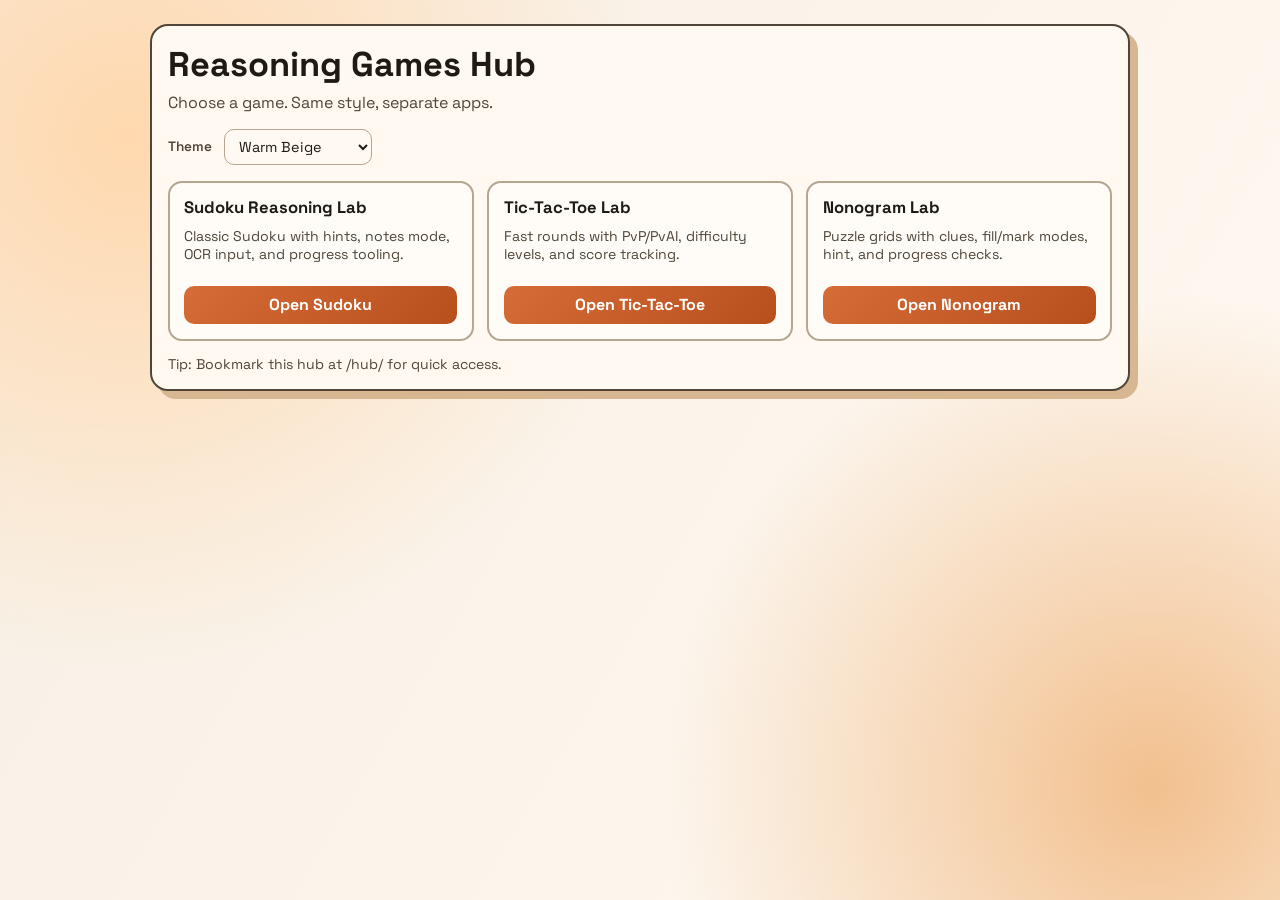
<file: index.html>
<!DOCTYPE html>
<html lang="en">
<head>
  <meta charset="UTF-8" />
  <meta name="viewport" content="width=device-width, initial-scale=1.0" />
  <title>Games</title>
  <meta http-equiv="refresh" content="0; url=./hub/" />
</head>
<body>
  <p>Redirecting to <a href="./hub/">Games Hub</a>...</p>
</body>
</html>
</file>
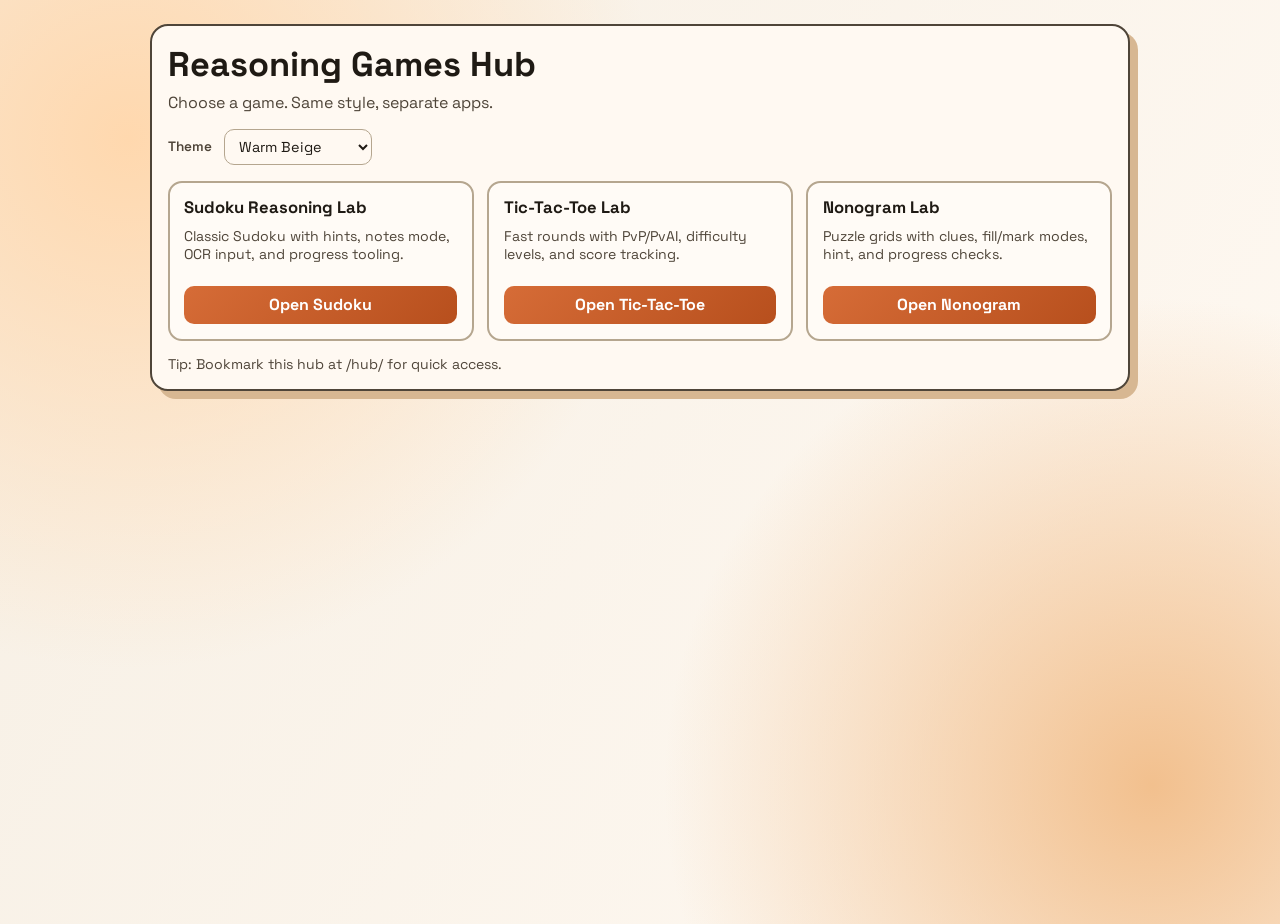
<file: hub/index.html>
<!DOCTYPE html>
<html lang="en">
<head>
  <meta charset="UTF-8" />
  <meta name="viewport" content="width=device-width, initial-scale=1.0, viewport-fit=cover" />
  <title>Games Hub</title>
  <link rel="preconnect" href="https://fonts.googleapis.com" />
  <link rel="preconnect" href="https://fonts.gstatic.com" crossorigin />
  <link href="https://fonts.googleapis.com/css2?family=Space+Grotesk:wght@400;500;700&family=DM+Mono:wght@400;500&display=swap" rel="stylesheet" />
  <link rel="stylesheet" href="../game-ui-kit/theme.css" />
  <link rel="stylesheet" href="../game-ui-kit/shell.css" />
  <link rel="stylesheet" href="styles.css" />
</head>
<body>
  <main class="app-shell">
    <section class="panel">
      <header>
        <h1>Reasoning Games Hub</h1>
        <p class="subtitle">Choose a game. Same style, separate apps.</p>
      </header>

      <div class="top-controls">
        <label for="theme-selector">Theme</label>
        <select id="theme-selector" aria-label="Select theme">
          <option value="default">Warm Beige</option>
          <option value="forest">Forest Green</option>
          <option value="purple">Deep Purple</option>
          <option value="orange">Sunrise Orange</option>
          <option value="minimal">Minimalist</option>
          <option value="dark">Dark Slate</option>
        </select>
      </div>

      <section class="card-grid" aria-label="Game list">
        <article class="game-card">
          <h2>Sudoku Reasoning Lab</h2>
          <p>Classic Sudoku with hints, notes mode, OCR input, and progress tooling.</p>
          <a class="open-btn" href="../sudoku/">Open Sudoku</a>
        </article>

        <article class="game-card">
          <h2>Tic-Tac-Toe Lab</h2>
          <p>Fast rounds with PvP/PvAI, difficulty levels, and score tracking.</p>
          <a class="open-btn" href="../tictactoe/">Open Tic-Tac-Toe</a>
        </article>

        <article class="game-card">
          <h2>Nonogram Lab</h2>
          <p>Puzzle grids with clues, fill/mark modes, hint, and progress checks.</p>
          <a class="open-btn" href="../nonogram/">Open Nonogram</a>
        </article>
      </section>

      <p class="status">Tip: Bookmark this hub at /hub/ for quick access.</p>
    </section>
  </main>

  <script type="module" src="app.js"></script>
</body>
</html>
</file>
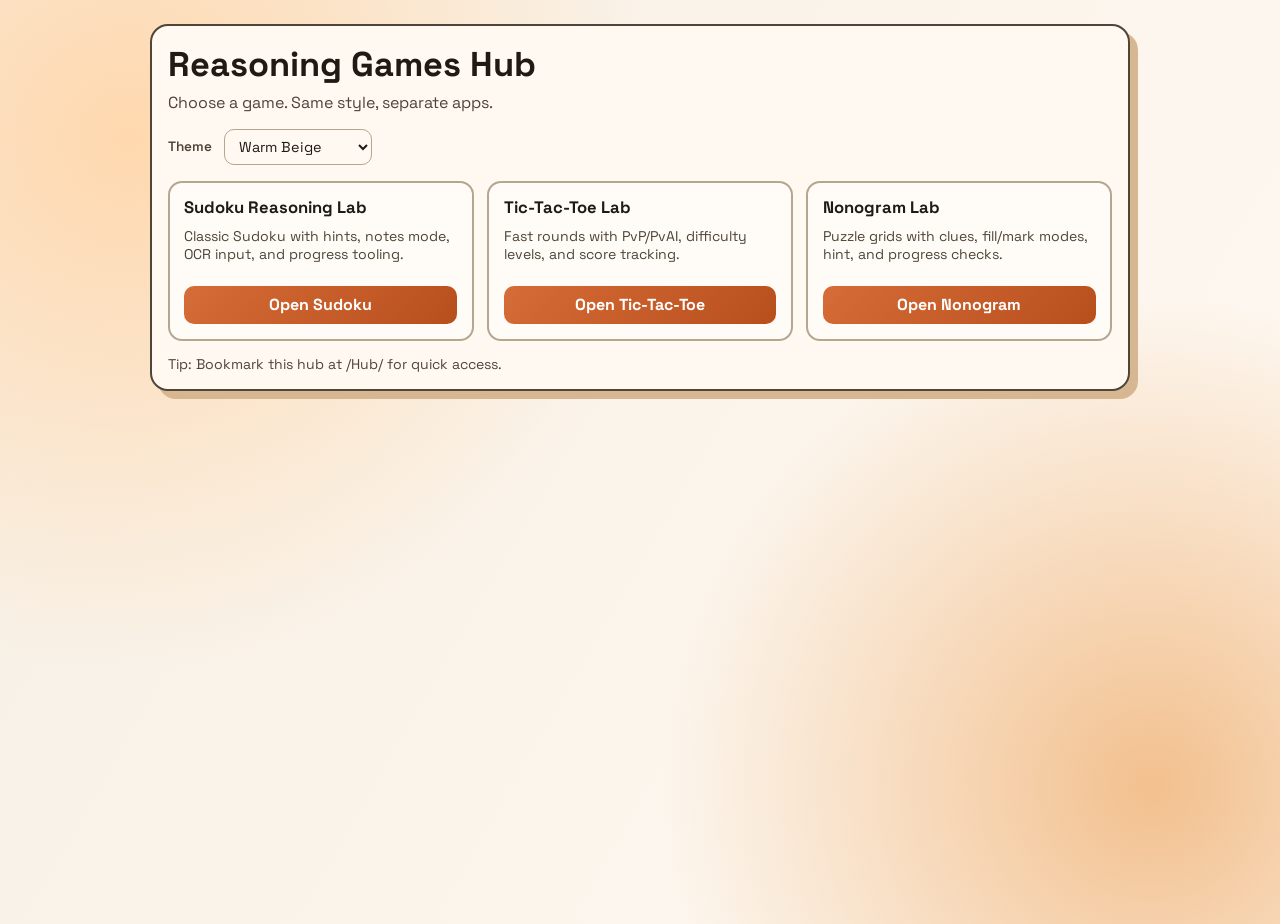
<file: Hub/index.html>
<!DOCTYPE html>
<html lang="en">
<head>
  <meta charset="UTF-8" />
  <meta name="viewport" content="width=device-width, initial-scale=1.0, viewport-fit=cover" />
  <title>Games Hub</title>
  <link rel="preconnect" href="https://fonts.googleapis.com" />
  <link rel="preconnect" href="https://fonts.gstatic.com" crossorigin />
  <link href="https://fonts.googleapis.com/css2?family=Space+Grotesk:wght@400;500;700&family=DM+Mono:wght@400;500&display=swap" rel="stylesheet" />
  <link rel="stylesheet" href="../game-ui-kit/theme.css" />
  <link rel="stylesheet" href="../game-ui-kit/shell.css" />
  <link rel="stylesheet" href="styles.css" />
</head>
<body>
  <main class="app-shell">
    <section class="panel">
      <header>
        <h1>Reasoning Games Hub</h1>
        <p class="subtitle">Choose a game. Same style, separate apps.</p>
      </header>

      <div class="top-controls">
        <label for="theme-selector">Theme</label>
        <select id="theme-selector" aria-label="Select theme">
          <option value="default">Warm Beige</option>
          <option value="forest">Forest Green</option>
          <option value="purple">Deep Purple</option>
          <option value="orange">Sunrise Orange</option>
          <option value="minimal">Minimalist</option>
          <option value="dark">Dark Slate</option>
        </select>
      </div>

      <section class="card-grid" aria-label="Game list">
        <article class="game-card">
          <h2>Sudoku Reasoning Lab</h2>
          <p>Classic Sudoku with hints, notes mode, OCR input, and progress tooling.</p>
          <a class="open-btn" href="../index.html">Open Sudoku</a>
        </article>

        <article class="game-card">
          <h2>Tic-Tac-Toe Lab</h2>
          <p>Fast rounds with PvP/PvAI, difficulty levels, and score tracking.</p>
          <a class="open-btn" href="../TicTacToe/">Open Tic-Tac-Toe</a>
        </article>

        <article class="game-card">
          <h2>Nonogram Lab</h2>
          <p>Puzzle grids with clues, fill/mark modes, hint, and progress checks.</p>
          <a class="open-btn" href="../Nonogram/">Open Nonogram</a>
        </article>
      </section>

      <p class="status">Tip: Bookmark this hub at /Hub/ for quick access.</p>
    </section>
  </main>

  <script type="module" src="app.js"></script>
</body>
</html>
</file>
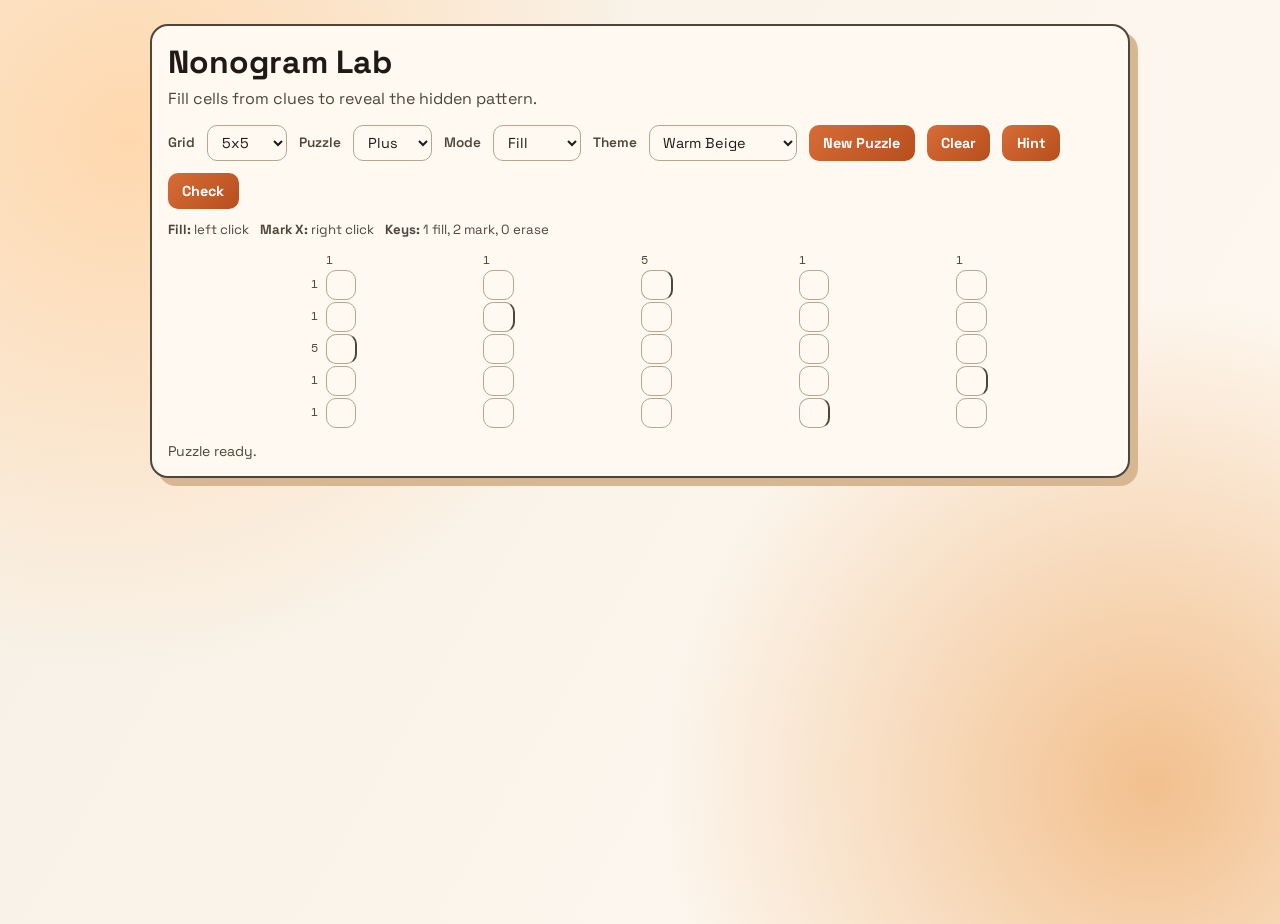
<file: Nonogram/index.html>
<!DOCTYPE html>
<html lang="en">
<head>
  <meta charset="UTF-8" />
  <meta name="viewport" content="width=device-width, initial-scale=1.0, viewport-fit=cover" />
  <title>Nonogram Lab</title>
  <link rel="manifest" href="manifest.json" />
  <link rel="icon" type="image/png" href="icons/icon-192.png" />
  <meta name="theme-color" content="#d66c37" />
  <link rel="preconnect" href="https://fonts.googleapis.com" />
  <link rel="preconnect" href="https://fonts.gstatic.com" crossorigin />
  <link href="https://fonts.googleapis.com/css2?family=Space+Grotesk:wght@400;500;700&family=DM+Mono:wght@400;500&display=swap" rel="stylesheet" />
  <link rel="stylesheet" href="../game-ui-kit/theme.css" />
  <link rel="stylesheet" href="../game-ui-kit/shell.css" />
  <link rel="stylesheet" href="styles.css" />
</head>
<body>
  <main class="app-shell">
    <section class="panel">
      <header>
        <h1>Nonogram Lab</h1>
        <p class="subtitle">Fill cells from clues to reveal the hidden pattern.</p>
      </header>

      <div class="top-controls">
        <label for="size-selector">Grid</label>
        <select id="size-selector" aria-label="Select grid size">
          <option value="5" selected>5x5</option>
          <option value="10">10x10</option>
        </select>

        <label for="puzzle-selector">Puzzle</label>
        <select id="puzzle-selector" aria-label="Select puzzle"></select>

        <label for="paint-mode">Mode</label>
        <select id="paint-mode" aria-label="Select paint mode">
          <option value="fill" selected>Fill</option>
          <option value="mark">Mark X</option>
          <option value="erase">Erase</option>
        </select>

        <label for="theme-selector">Theme</label>
        <select id="theme-selector" aria-label="Select theme">
          <option value="default">Warm Beige</option>
          <option value="forest">Forest Green</option>
          <option value="purple">Deep Purple</option>
          <option value="orange">Sunrise Orange</option>
          <option value="minimal">Minimalist</option>
          <option value="dark">Dark Slate</option>
        </select>

        <button id="new-btn" type="button">New Puzzle</button>
        <button id="clear-btn" type="button">Clear</button>
        <button id="hint-btn" type="button">Hint</button>
        <button id="check-btn" type="button">Check</button>
      </div>

      <section class="legend" aria-label="Input help">
        <span><b>Fill:</b> left click</span>
        <span><b>Mark X:</b> right click</span>
        <span><b>Keys:</b> 1 fill, 2 mark, 0 erase</span>
      </section>

      <section id="nonogram-root" class="nonogram-root" aria-label="Nonogram board"></section>
      <p id="status" class="status">Ready.</p>
    </section>
  </main>

  <script type="module" src="app.js"></script>
  <script>
    if ("serviceWorker" in navigator) {
      navigator.serviceWorker.register("./sw.js?v=1").then((reg) => reg.update());
    }
  </script>
</body>
</html>
</file>
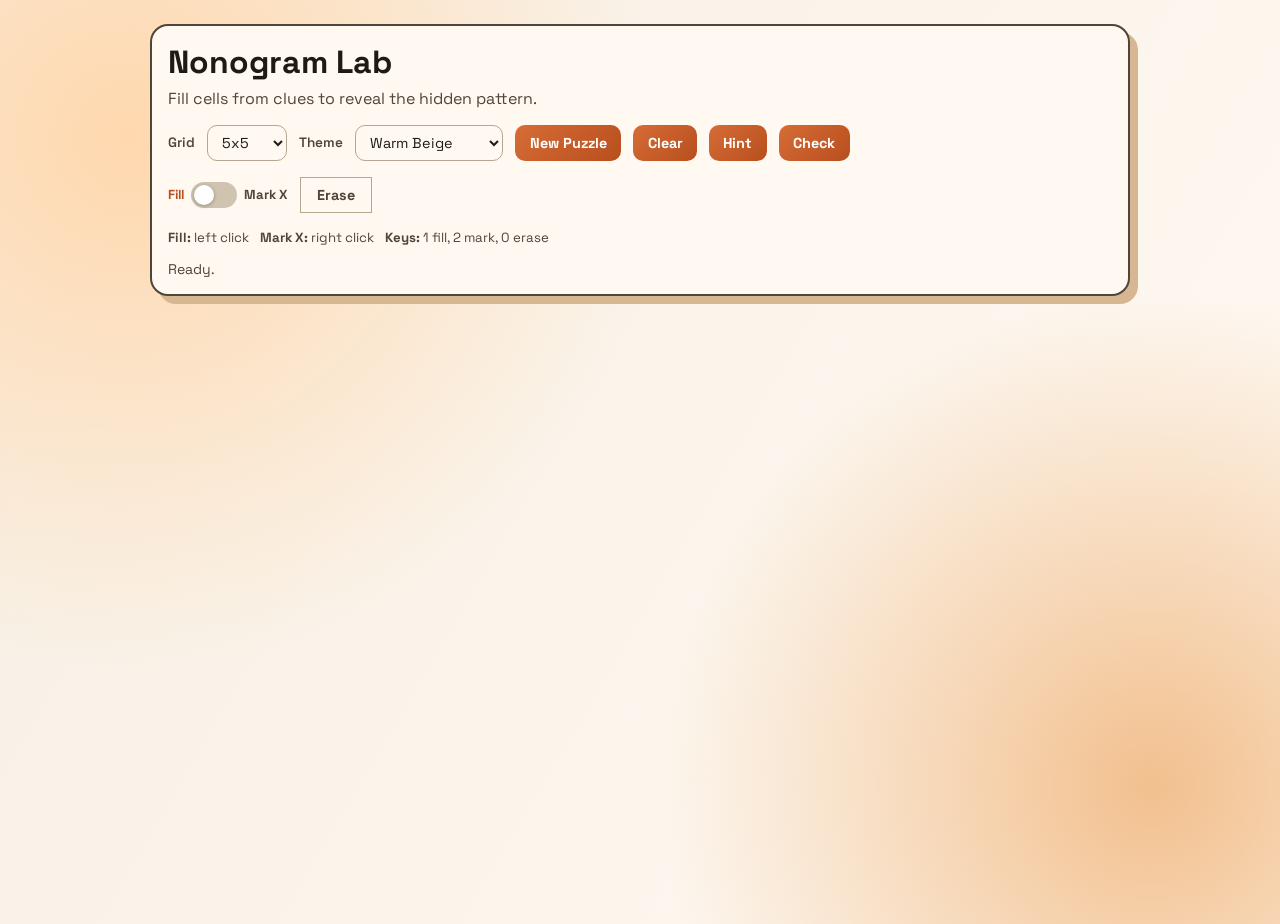
<file: nonogram/index.html>
<!DOCTYPE html>
<html lang="en">
<head>
  <meta charset="UTF-8" />
  <meta name="viewport" content="width=device-width, initial-scale=1.0, viewport-fit=cover" />
  <title>Nonogram Lab</title>
  <link rel="manifest" href="manifest.json" />
  <link rel="icon" type="image/png" href="icons/icon-192.png" />
  <meta name="theme-color" content="#d66c37" />
  <link rel="preconnect" href="https://fonts.googleapis.com" />
  <link rel="preconnect" href="https://fonts.gstatic.com" crossorigin />
  <link href="https://fonts.googleapis.com/css2?family=Space+Grotesk:wght@400;500;700&family=DM+Mono:wght@400;500&display=swap" rel="stylesheet" />
  <link rel="stylesheet" href="../game-ui-kit/theme.css" />
  <link rel="stylesheet" href="../game-ui-kit/shell.css" />
  <link rel="stylesheet" href="styles.css" />
</head>
<body>
  <main class="app-shell">
    <section class="panel">
      <header>
        <h1>Nonogram Lab</h1>
        <p class="subtitle">Fill cells from clues to reveal the hidden pattern.</p>
      </header>

      <div class="top-controls">
        <label for="size-selector">Grid</label>
        <select id="size-selector" aria-label="Select grid size">
          <option value="5" selected>5x5</option>
          <option value="6">6x6</option>
          <option value="7">7x7</option>
          <option value="8">8x8</option>
          <option value="9">9x9</option>
          <option value="10">10x10</option>
        </select>

        <label for="theme-selector">Theme</label>
        <select id="theme-selector" aria-label="Select theme">
          <option value="default">Warm Beige</option>
          <option value="forest">Forest Green</option>
          <option value="purple">Deep Purple</option>
          <option value="orange">Sunrise Orange</option>
          <option value="minimal">Minimalist</option>
          <option value="dark">Dark Slate</option>
        </select>

        <button id="new-btn" type="button">New Puzzle</button>
        <button id="clear-btn" type="button">Clear</button>
        <button id="hint-btn" type="button">Hint</button>
        <button id="check-btn" type="button">Check</button>
      </div>

      <div class="mode-section">
        <label class="mode-toggle" aria-label="Toggle mode (1/2)" title="Press 1 for Fill, 2 for Mark">
          <span class="mode-label" id="mode-label-fill">Fill</span>
          <div class="toggle-track">
            <input type="checkbox" id="mode-checkbox" />
            <div class="toggle-thumb"></div>
          </div>
          <span class="mode-label" id="mode-label-mark">Mark X</span>
        </label>
        <button id="erase-btn" type="button" class="erase-button">Erase</button>
      </div>

      <section class="legend" aria-label="Input help">
        <span><b>Fill:</b> left click</span>
        <span><b>Mark X:</b> right click</span>
        <span><b>Keys:</b> 1 fill, 2 mark, 0 erase</span>
      </section>

      <section id="nonogram-root" class="nonogram-root" aria-label="Nonogram board"></section>
      <p id="status" class="status">Ready.</p>
    </section>
  </main>

  <!-- Completion Modal -->
  <div id="completion-modal" class="modal hidden">
    <div class="modal-content completion-modal-content">
      <h2>🎉 Puzzle Solved!</h2>
      <p>Congratulations! You've successfully completed the puzzle.</p>
      <button id="completion-new-btn" type="button">New Puzzle</button>
      <button id="completion-close-btn" type="button">Close</button>
    </div>
  </div>

  <script type="module" src="app.js"></script>
  <script>
    if ("serviceWorker" in navigator) {
      navigator.serviceWorker.register("./sw.js?v=1").then((reg) => reg.update());
    }
  </script>
</body>
</html>
</file>
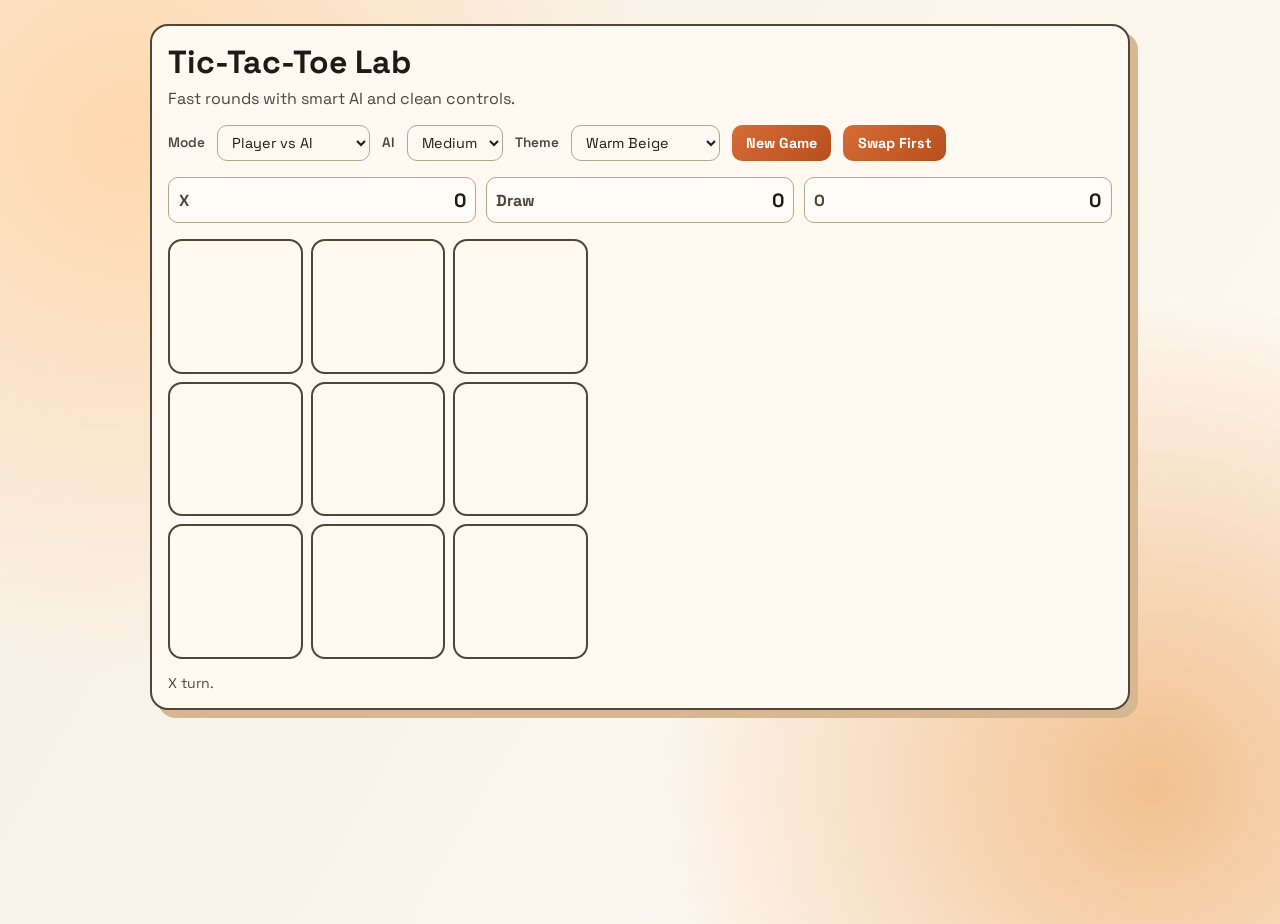
<file: TicTacToe/index.html>
<!DOCTYPE html>
<html lang="en">
<head>
  <meta charset="UTF-8" />
  <meta name="viewport" content="width=device-width, initial-scale=1.0, viewport-fit=cover" />
  <title>Tic-Tac-Toe Lab</title>
  <link rel="manifest" href="manifest.json" />
  <link rel="icon" type="image/png" href="icons/icon-192.png" />
  <meta name="theme-color" content="#d66c37" />
  <link rel="preconnect" href="https://fonts.googleapis.com" />
  <link rel="preconnect" href="https://fonts.gstatic.com" crossorigin />
  <link href="https://fonts.googleapis.com/css2?family=Space+Grotesk:wght@400;500;700&family=DM+Mono:wght@400;500&display=swap" rel="stylesheet" />
  <link rel="stylesheet" href="../game-ui-kit/theme.css" />
  <link rel="stylesheet" href="../game-ui-kit/shell.css" />
  <link rel="stylesheet" href="styles.css" />
</head>
<body>
  <main class="app-shell">
    <section class="panel">
      <header>
        <h1>Tic-Tac-Toe Lab</h1>
        <p class="subtitle">Fast rounds with smart AI and clean controls.</p>
      </header>

      <div class="top-controls">
        <label for="mode-selector">Mode</label>
        <select id="mode-selector" aria-label="Select play mode">
          <option value="pvp">Player vs Player</option>
          <option value="ai" selected>Player vs AI</option>
        </select>

        <label for="ai-level">AI</label>
        <select id="ai-level" aria-label="Select AI level">
          <option value="easy">Easy</option>
          <option value="medium" selected>Medium</option>
          <option value="hard">Hard</option>
        </select>

        <label for="theme-selector">Theme</label>
        <select id="theme-selector" aria-label="Select theme">
          <option value="default">Warm Beige</option>
          <option value="forest">Forest Green</option>
          <option value="purple">Deep Purple</option>
          <option value="orange">Sunrise Orange</option>
          <option value="minimal">Minimalist</option>
          <option value="dark">Dark Slate</option>
        </select>

        <button id="new-game-btn" type="button">New Game</button>
        <button id="swap-first-btn" type="button">Swap First</button>
      </div>

      <section class="score-row" aria-label="Score board">
        <div class="score-card"><span>X</span><strong id="score-x">0</strong></div>
        <div class="score-card"><span>Draw</span><strong id="score-draw">0</strong></div>
        <div class="score-card"><span>O</span><strong id="score-o">0</strong></div>
      </section>

      <section id="board" class="board" aria-label="Tic-Tac-Toe board"></section>
      <p id="status" class="status">Ready.</p>
    </section>
  </main>

  <script type="module" src="app.js"></script>
  <script>
    if ("serviceWorker" in navigator) {
      navigator.serviceWorker.register("./sw.js?v=1").then((reg) => reg.update());
    }
  </script>
</body>
</html>
</file>
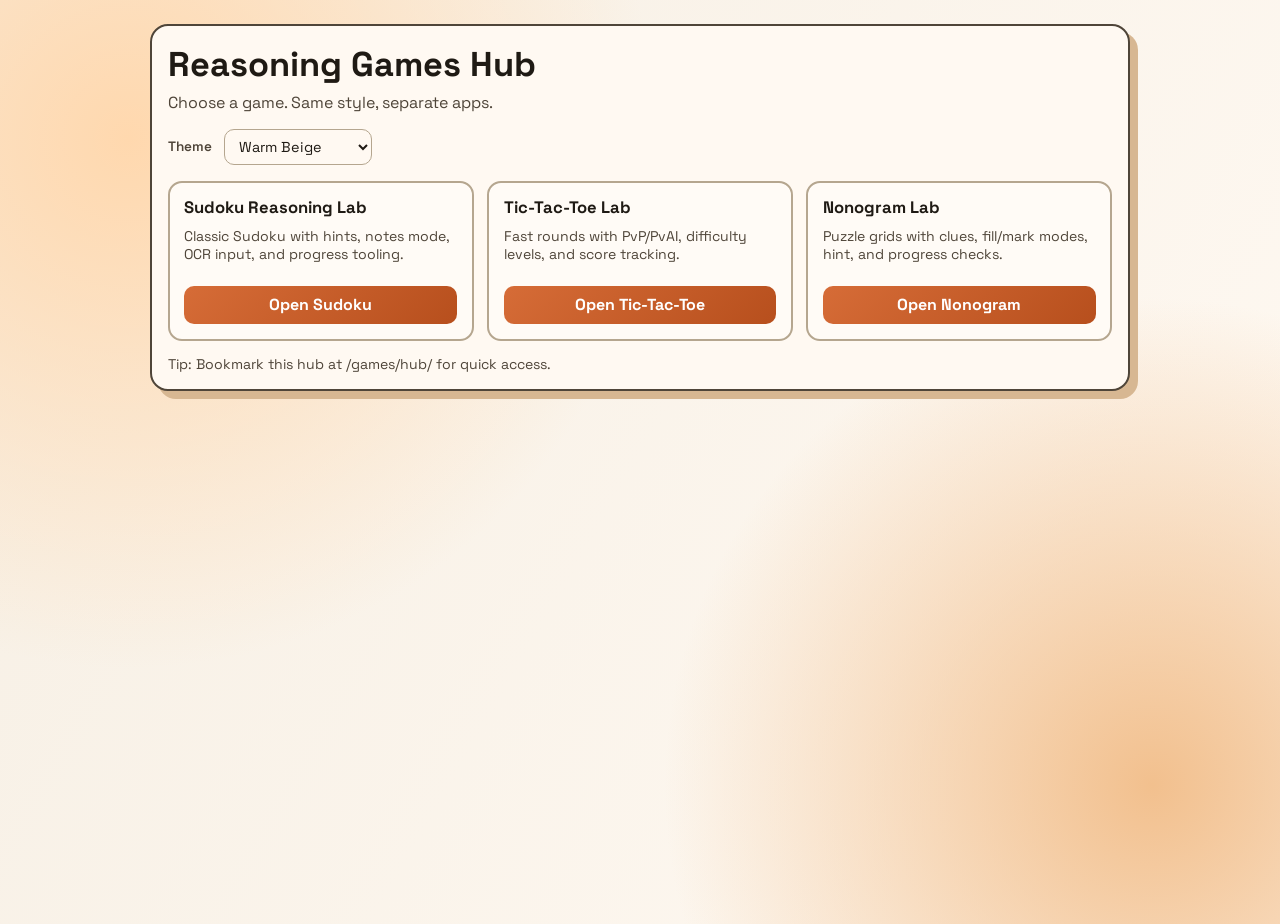
<file: games/hub/index.html>
<!DOCTYPE html>
<html lang="en">
<head>
  <meta charset="UTF-8" />
  <meta name="viewport" content="width=device-width, initial-scale=1.0, viewport-fit=cover" />
  <title>Games Hub</title>
  <link rel="preconnect" href="https://fonts.googleapis.com" />
  <link rel="preconnect" href="https://fonts.gstatic.com" crossorigin />
  <link href="https://fonts.googleapis.com/css2?family=Space+Grotesk:wght@400;500;700&family=DM+Mono:wght@400;500&display=swap" rel="stylesheet" />
  <link rel="stylesheet" href="../game-ui-kit/theme.css" />
  <link rel="stylesheet" href="../game-ui-kit/shell.css" />
  <link rel="stylesheet" href="styles.css" />
</head>
<body>
  <main class="app-shell">
    <section class="panel">
      <header>
        <h1>Reasoning Games Hub</h1>
        <p class="subtitle">Choose a game. Same style, separate apps.</p>
      </header>

      <div class="top-controls">
        <label for="theme-selector">Theme</label>
        <select id="theme-selector" aria-label="Select theme">
          <option value="default">Warm Beige</option>
          <option value="forest">Forest Green</option>
          <option value="purple">Deep Purple</option>
          <option value="orange">Sunrise Orange</option>
          <option value="minimal">Minimalist</option>
          <option value="dark">Dark Slate</option>
        </select>
      </div>

      <section class="card-grid" aria-label="Game list">
        <article class="game-card">
          <h2>Sudoku Reasoning Lab</h2>
          <p>Classic Sudoku with hints, notes mode, OCR input, and progress tooling.</p>
          <a class="open-btn" href="../sudoku/">Open Sudoku</a>
        </article>

        <article class="game-card">
          <h2>Tic-Tac-Toe Lab</h2>
          <p>Fast rounds with PvP/PvAI, difficulty levels, and score tracking.</p>
          <a class="open-btn" href="../tictactoe/">Open Tic-Tac-Toe</a>
        </article>

        <article class="game-card">
          <h2>Nonogram Lab</h2>
          <p>Puzzle grids with clues, fill/mark modes, hint, and progress checks.</p>
          <a class="open-btn" href="../nonogram/">Open Nonogram</a>
        </article>
      </section>

      <p class="status">Tip: Bookmark this hub at /games/hub/ for quick access.</p>
    </section>
  </main>

  <script type="module" src="app.js"></script>
</body>
</html>
</file>
<file: game-ui-kit/theme.css>
:root {
  --bg: #f6efe4;
  --ink: #1f1a14;
  --ink-soft: #4f4539;
  --panel: #fff9f2;
  --accent: #d66c37;
  --accent-strong: #b74f1d;
  --line: #4f4539;
  --line-soft: #b5a68f;
  --conflict: #ffd7d1;
}

[data-theme="forest"] {
  --bg: #f0f4e8;
  --ink: #1b2d1b;
  --ink-soft: #2f4a2f;
  --panel: #fafaf6;
  --accent: #2d7a4a;
  --accent-strong: #1f5233;
  --line: #3f5a3f;
  --line-soft: #c8dcc8;
  --conflict: #ffcccc;
}

[data-theme="purple"] {
  --bg: #f5e6ff;
  --ink: #2d1b4a;
  --ink-soft: #4a3a6a;
  --panel: #faf8ff;
  --accent: #7a3aaf;
  --accent-strong: #5a1a8f;
  --line: #6a4a8a;
  --line-soft: #d4c4e0;
  --conflict: #ffccdd;
}

[data-theme="orange"] {
  --bg: #fff8f0;
  --ink: #3a2a1a;
  --ink-soft: #6a4a2a;
  --panel: #fffcf8;
  --accent: #ff8c3a;
  --accent-strong: #cc5f1a;
  --line: #c89060;
  --line-soft: #ffe0c8;
  --conflict: #ffccaa;
}

[data-theme="minimal"] {
  --bg: #fafafa;
  --ink: #1a1a1a;
  --ink-soft: #808080;
  --panel: #ffffff;
  --accent: #404040;
  --accent-strong: #1a1a1a;
  --line: #d0d0d0;
  --line-soft: #e8e8e8;
  --conflict: #ffdddd;
}

[data-theme="dark"] {
  --bg: #1a1a1a;
  --ink: #e0e0e0;
  --ink-soft: #b0b0b0;
  --panel: #2d2d2d;
  --accent: #00d9ff;
  --accent-strong: #00b8d4;
  --line: #4a4a4a;
  --line-soft: #3a3a3a;
  --conflict: #8b3a3a;
}
</file>
<file: game-ui-kit/shell.css>
* {
  box-sizing: border-box;
}

body {
  margin: 0;
  min-height: 100vh;
  font-family: "Space Grotesk", sans-serif;
  color: var(--ink);
  background:
    radial-gradient(circle at 10% 15%, #ffd8ae 0%, transparent 38%),
    radial-gradient(circle at 90% 85%, #f2c08e 0%, transparent 35%),
    linear-gradient(120deg, var(--bg) 0%, var(--panel) 100%);
}

.app-shell {
  width: min(980px, 94vw);
  margin: 1.5rem auto;
}

.panel {
  background: var(--panel);
  border: 2px solid var(--line);
  border-radius: 18px;
  padding: 1rem;
  box-shadow: 8px 8px 0 #d7b792;
}

.top-controls {
  display: flex;
  align-items: center;
  gap: 0.75rem;
  flex-wrap: wrap;
}

select,
button {
  font-family: inherit;
  font-size: 0.9rem;
  border-radius: 10px;
}

select {
  border: 1px solid var(--line-soft);
  background: var(--panel);
  color: var(--ink);
  padding: 0.45rem 0.6rem;
}

button {
  border: none;
  background: linear-gradient(135deg, var(--accent) 0%, var(--accent-strong) 100%);
  color: #fff;
  padding: 0.55rem 0.9rem;
  font-weight: 700;
  cursor: pointer;
  transition: transform 160ms ease;
}

button:hover {
  transform: translateY(-1px);
}

button:active {
  transform: translateY(0);
}

.status {
  margin: 0.9rem 0 0;
  color: var(--ink-soft);
  font-size: 0.88rem;
}

label {
  font-size: 0.85rem;
  color: var(--ink-soft);
  font-weight: 600;
}

@media (max-width: 600px) {
  .app-shell {
    width: 100vw;
    margin: 0;
    padding: 0.6rem;
  }

  .panel {
    border-radius: 0;
    border-left: none;
    border-right: none;
    box-shadow: none;
    padding: 0.75rem;
  }
}
</file>
<file: hub/styles.css>
h1 {
  margin: 0;
  font-size: clamp(1.5rem, 3.4vw, 2.15rem);
}

.subtitle {
  margin-top: 0.35rem;
  color: var(--ink-soft);
}

.card-grid {
  margin-top: 1rem;
  display: grid;
  gap: 0.85rem;
  grid-template-columns: repeat(auto-fit, minmax(220px, 1fr));
}

.game-card {
  border: 2px solid var(--line-soft);
  border-radius: 14px;
  padding: 0.9rem;
  background: #ffffff40;
  display: flex;
  flex-direction: column;
  gap: 0.55rem;
}

.game-card h2 {
  margin: 0;
  font-size: 1.04rem;
}

.game-card p {
  margin: 0;
  color: var(--ink-soft);
  font-size: 0.88rem;
  min-height: 3.1rem;
}

.open-btn {
  margin-top: auto;
  text-decoration: none;
  display: inline-block;
  text-align: center;
  background: linear-gradient(135deg, var(--accent) 0%, var(--accent-strong) 100%);
  color: #fff;
  border-radius: 10px;
  padding: 0.55rem 0.8rem;
  font-weight: 700;
}

.open-btn:hover {
  filter: brightness(1.03);
}

@media (max-width: 600px) {
  .top-controls label {
    display: none;
  }
}
</file>
<file: Hub/styles.css>
h1 {
  margin: 0;
  font-size: clamp(1.5rem, 3.4vw, 2.15rem);
}

.subtitle {
  margin-top: 0.35rem;
  color: var(--ink-soft);
}

.card-grid {
  margin-top: 1rem;
  display: grid;
  gap: 0.85rem;
  grid-template-columns: repeat(auto-fit, minmax(220px, 1fr));
}

.game-card {
  border: 2px solid var(--line-soft);
  border-radius: 14px;
  padding: 0.9rem;
  background: #ffffff40;
  display: flex;
  flex-direction: column;
  gap: 0.55rem;
}

.game-card h2 {
  margin: 0;
  font-size: 1.04rem;
}

.game-card p {
  margin: 0;
  color: var(--ink-soft);
  font-size: 0.88rem;
  min-height: 3.1rem;
}

.open-btn {
  margin-top: auto;
  text-decoration: none;
  display: inline-block;
  text-align: center;
  background: linear-gradient(135deg, var(--accent) 0%, var(--accent-strong) 100%);
  color: #fff;
  border-radius: 10px;
  padding: 0.55rem 0.8rem;
  font-weight: 700;
}

.open-btn:hover {
  filter: brightness(1.03);
}

@media (max-width: 600px) {
  .top-controls label {
    display: none;
  }
}
</file>
<file: Nonogram/styles.css>
h1 {
  margin: 0;
  font-size: clamp(1.4rem, 3vw, 2rem);
}

.subtitle {
  margin-top: 0.35rem;
  color: var(--ink-soft);
}

.legend {
  margin-top: 0.8rem;
  display: flex;
  flex-wrap: wrap;
  gap: 0.7rem;
  font-size: 0.83rem;
  color: var(--ink-soft);
}

.nonogram-root {
  margin-top: 1rem;
  display: grid;
  gap: 0.25rem;
}

.clues-top,
.row-line,
.board-grid {
  display: grid;
}

.clues-top {
  gap: 2px;
}

.top-clue,
.left-clue {
  font-family: "DM Mono", monospace;
  font-size: 0.78rem;
  color: var(--ink-soft);
  line-height: 1.1;
}

.row-line {
  gap: 2px;
}

.left-clue {
  min-width: 60px;
  text-align: right;
  padding-right: 0.35rem;
  align-self: center;
}

.cell {
  width: min(30px, 7vw);
  height: min(30px, 7vw);
  border: 1px solid var(--line-soft);
  background: var(--panel);
  cursor: pointer;
  user-select: none;
  display: grid;
  place-items: center;
  font-family: "DM Mono", monospace;
  font-size: 1rem;
  color: var(--ink-soft);
}

.cell:nth-child(5n) {
  border-right-color: var(--line);
  border-right-width: 2px;
}

.row-line:nth-child(5n) .cell {
  border-bottom-color: var(--line);
  border-bottom-width: 2px;
}

.cell.filled {
  background: var(--accent-strong);
  border-color: var(--accent-strong);
}

.cell.marked::after {
  content: "x";
}

.cell.hint {
  outline: 2px solid var(--accent);
  outline-offset: -2px;
}

@media (max-width: 600px) {
  .top-controls label {
    display: none;
  }

  .left-clue {
    min-width: 50px;
    font-size: 0.7rem;
  }

  .top-clue {
    font-size: 0.7rem;
  }
}
</file>
<file: nonogram/styles.css>
h1 {
  margin: 0;
  font-size: clamp(1.4rem, 3vw, 2rem);
}

.subtitle {
  margin-top: 0.35rem;
  color: var(--ink-soft);
}

.legend {
  margin-top: 0.8rem;
  display: flex;
  flex-wrap: wrap;
  gap: 0.7rem;
  font-size: 0.83rem;
  color: var(--ink-soft);
}

.mode-section {
  display: flex;
  align-items: center;
  gap: 0.8rem;
  margin-top: 1rem;
  margin-bottom: 1rem;
}

/* iOS-style mode toggle */
.mode-toggle {
  display: flex;
  align-items: center;
  gap: 0.45rem;
  cursor: pointer;
  user-select: none;
}

.mode-label {
  font-size: 0.82rem;
  font-weight: 700;
  color: var(--ink-soft);
  transition: color 180ms ease;
}

#mode-label-mark {
  color: var(--ink-soft);
}

.mode-toggle:has(#mode-checkbox:checked) #mode-label-mark {
  color: var(--accent-strong);
}

.mode-toggle:has(#mode-checkbox:checked) #mode-label-fill {
  color: var(--ink-soft);
}

.mode-toggle:not(:has(#mode-checkbox:checked)) #mode-label-fill {
  color: var(--accent-strong);
}

.toggle-track {
  position: relative;
  width: 46px;
  height: 26px;
  background: #d0c4b0;
  border-radius: 999px;
  transition: background 250ms ease;
  flex-shrink: 0;
}

.toggle-track input {
  position: absolute;
  opacity: 0;
  width: 0;
  height: 0;
}

.toggle-thumb {
  position: absolute;
  top: 3px;
  left: 3px;
  width: 20px;
  height: 20px;
  background: #fff;
  border-radius: 50%;
  box-shadow: 0 1px 4px rgba(0,0,0,0.28);
  transition: transform 250ms cubic-bezier(0.34, 1.56, 0.64, 1), background 250ms ease;
}

.toggle-track:has(input:checked) {
  background: var(--accent-strong);
}

.toggle-track:has(input:checked) .toggle-thumb {
  transform: translateX(20px);
}

.toggle-track input:disabled,
.mode-toggle:has(input:disabled) {
  opacity: 0.5;
  pointer-events: none;
}

.erase-button {
  padding: 0.5rem 1rem;
  background: var(--panel);
  border: 1px solid var(--line-soft);
  color: var(--ink-soft);
  cursor: pointer;
  border-radius: 0;
  transition: all 80ms ease;
  font-size: 0.9rem;
}

.erase-button:hover {
  background: var(--conflict);
}

.nonogram-root {
  margin-top: 0;
  overflow-x: auto;
  -webkit-overflow-scrolling: touch;
  display: flex;
  justify-content: center;
}

/* Clue cells — proper grid cells for clues */
.clue-corner {
  border-right: 2px solid var(--line);
  border-bottom: 2px solid var(--line);
  background: var(--panel);
}

.clue-cell {
  font-family: "DM Mono", monospace;
  font-size: 0.75rem;
  color: var(--ink-soft);
  display: flex;
  align-items: center;
  justify-content: center;
  user-select: none;
  border-right: 1px solid var(--line-soft);
  border-bottom: 1px solid var(--line-soft);
  background: var(--panel);
  padding: 4px;
  line-height: 1.2;
}

.clue-top {
  border-right: 1px solid var(--line-soft);
  border-bottom: 2px solid var(--line);
  justify-content: center;
  align-items: flex-end;
  padding-bottom: 6px;
}

.clue-left {
  border-right: 2px solid var(--line);
  border-bottom: 1px solid var(--line-soft);
  justify-content: flex-end;
  padding-right: 6px;
}

/* ── Game cells — clean grid ── */
.cell {
  width: min(36px, 7vw);
  height: min(36px, 7vw);
  border-right: 1px solid var(--line-soft);
  border-bottom: 1px solid var(--line-soft);
  background: var(--panel);
  cursor: pointer;
  user-select: none;
  display: grid;
  place-items: center;
  font-family: "DM Mono", monospace;
  font-size: 0.85rem;
  color: var(--ink-soft);
  transition: background 80ms ease;
  padding: 0;
  outline: none;
  -webkit-tap-highlight-color: transparent;
  border-top: none;
  border-left: none;
}

.cell[data-col="0"] {
  border-left: 2px solid var(--line);
}

.cell[data-row="0"] {
  border-top: 2px solid var(--line);
}

.cell.last-col {
  border-right: 2px solid var(--line);
}

.cell.last-row {
  border-bottom: 2px solid var(--line);
}

.cell:hover {
  background: var(--conflict);
}

.cell.filled {
  background: var(--accent-strong) !important;
  border-width: 0 !important;
  border: 0 !important;
  margin: 0 !important;
  position: relative !important;
  z-index: 10 !important;
}

.cell.filled:hover {
  background: var(--accent) !important;
  z-index: 11 !important;
}

.cell.filled[data-col="0"],
.cell.filled[data-row="0"],
.cell.filled.last-col,
.cell.filled.last-row {
  border-width: 0 !important;
  border: 0 !important;
}

.cell.marked {
  background: var(--panel);
}

.cell.marked::after {
  content: "✕";
  font-size: 0.7rem;
  color: var(--ink-soft);
  font-weight: 700;
}

.cell.hint {
  outline: 2px solid var(--accent);
  outline-offset: -2px;
}

/* Ensure flat design for grid elements */
.cell,
.clue-cell,
.clue-corner {
  border-radius: 0 !important;
  -webkit-border-radius: 0 !important;
}

.status {
  margin: 0.9rem 0 0;
  color: var(--ink-soft);
  font-size: 0.88rem;
}

@media (max-width: 600px) {
  .top-controls label {
    display: none;
  }

  .left-clue,
  .top-clue {
    font-size: 0.65rem;
  }

  .cell {
    width: min(28px, 7vw);
    height: min(28px, 7vw);
  }
}

/* Erase button active state */
.erase-button.active {
  background: var(--conflict);
  border-color: var(--conflict);
  color: var(--ink);
}

/* Modal styles */
.modal {
  position: fixed;
  top: 0;
  left: 0;
  right: 0;
  bottom: 0;
  background: rgba(0, 0, 0, 0.5);
  display: flex;
  align-items: center;
  justify-content: center;
  z-index: 1000;
}

.modal.hidden {
  display: none;
}

.modal-content {
  background: var(--panel);
  border: 2px solid var(--line);
  border-radius: 0;
  padding: 2rem;
  text-align: center;
  max-width: 400px;
  box-shadow: 0 10px 40px rgba(0, 0, 0, 0.3);
}

.completion-modal-content h2 {
  margin-top: 0;
  font-size: 1.8rem;
  color: var(--ink);
}

.completion-modal-content p {
  color: var(--ink-soft);
  margin: 1rem 0 1.5rem;
}

.completion-modal-content button {
  margin: 0.5rem;
  padding: 0.7rem 1.5rem;
  background: var(--accent-strong);
  color: white;
  border: none;
  cursor: pointer;
  border-radius: 0;
  font-weight: 600;
  transition: background 80ms ease;
}

.completion-modal-content button:hover {
  background: var(--accent);
}
</file>
<file: TicTacToe/styles.css>
h1 {
  margin: 0;
  font-size: clamp(1.4rem, 3vw, 2rem);
}

.subtitle {
  margin-top: 0.35rem;
  color: var(--ink-soft);
}

.score-row {
  margin-top: 1rem;
  display: grid;
  grid-template-columns: repeat(3, minmax(0, 1fr));
  gap: 0.6rem;
}

.score-card {
  border: 1px solid var(--line-soft);
  border-radius: 10px;
  padding: 0.6rem;
  display: flex;
  align-items: center;
  justify-content: space-between;
  background: #ffffff40;
}

.score-card span {
  font-weight: 700;
  color: var(--ink-soft);
}

.score-card strong {
  font-size: 1.2rem;
}

.board {
  margin-top: 1rem;
  width: min(420px, 92vw);
  aspect-ratio: 1 / 1;
  display: grid;
  grid-template-columns: repeat(3, 1fr);
  gap: 0.5rem;
}

.cell {
  border: 2px solid var(--line);
  border-radius: 14px;
  background: var(--panel);
  color: var(--ink);
  font-family: "DM Mono", monospace;
  font-size: clamp(2rem, 8vw, 3.2rem);
  font-weight: 500;
  display: grid;
  place-items: center;
  cursor: pointer;
  transition: transform 120ms ease, border-color 120ms ease;
  min-height: 88px;
}

.cell:hover {
  transform: scale(1.02);
  border-color: var(--accent);
}

.cell:focus-visible {
  outline: 3px solid var(--accent);
  outline-offset: 2px;
}

.cell.win {
  border-color: var(--accent-strong);
  background: #00000010;
}

@media (max-width: 600px) {
  .top-controls label {
    display: none;
  }

  .board {
    width: min(360px, calc(100vw - 1.4rem));
  }
}
</file>
<file: games/game-ui-kit/theme.css>
:root {
  --bg: #f6efe4;
  --ink: #1f1a14;
  --ink-soft: #4f4539;
  --panel: #fff9f2;
  --accent: #d66c37;
  --accent-strong: #b74f1d;
  --line: #4f4539;
  --line-soft: #b5a68f;
  --conflict: #ffd7d1;
}

[data-theme="forest"] {
  --bg: #f0f4e8;
  --ink: #1b2d1b;
  --ink-soft: #2f4a2f;
  --panel: #fafaf6;
  --accent: #2d7a4a;
  --accent-strong: #1f5233;
  --line: #3f5a3f;
  --line-soft: #c8dcc8;
  --conflict: #ffcccc;
}

[data-theme="purple"] {
  --bg: #f5e6ff;
  --ink: #2d1b4a;
  --ink-soft: #4a3a6a;
  --panel: #faf8ff;
  --accent: #7a3aaf;
  --accent-strong: #5a1a8f;
  --line: #6a4a8a;
  --line-soft: #d4c4e0;
  --conflict: #ffccdd;
}

[data-theme="orange"] {
  --bg: #fff8f0;
  --ink: #3a2a1a;
  --ink-soft: #6a4a2a;
  --panel: #fffcf8;
  --accent: #ff8c3a;
  --accent-strong: #cc5f1a;
  --line: #c89060;
  --line-soft: #ffe0c8;
  --conflict: #ffccaa;
}

[data-theme="minimal"] {
  --bg: #fafafa;
  --ink: #1a1a1a;
  --ink-soft: #808080;
  --panel: #ffffff;
  --accent: #404040;
  --accent-strong: #1a1a1a;
  --line: #d0d0d0;
  --line-soft: #e8e8e8;
  --conflict: #ffdddd;
}

[data-theme="dark"] {
  --bg: #1a1a1a;
  --ink: #e0e0e0;
  --ink-soft: #b0b0b0;
  --panel: #2d2d2d;
  --accent: #00d9ff;
  --accent-strong: #00b8d4;
  --line: #4a4a4a;
  --line-soft: #3a3a3a;
  --conflict: #8b3a3a;
}
</file>
<file: games/game-ui-kit/shell.css>
* {
  box-sizing: border-box;
}

body {
  margin: 0;
  min-height: 100vh;
  font-family: "Space Grotesk", sans-serif;
  color: var(--ink);
  background:
    radial-gradient(circle at 10% 15%, #ffd8ae 0%, transparent 38%),
    radial-gradient(circle at 90% 85%, #f2c08e 0%, transparent 35%),
    linear-gradient(120deg, var(--bg) 0%, var(--panel) 100%);
}

.app-shell {
  width: min(980px, 94vw);
  margin: 1.5rem auto;
}

.panel {
  background: var(--panel);
  border: 2px solid var(--line);
  border-radius: 18px;
  padding: 1rem;
  box-shadow: 8px 8px 0 #d7b792;
}

.top-controls {
  display: flex;
  align-items: center;
  gap: 0.75rem;
  flex-wrap: wrap;
}

select,
button {
  font-family: inherit;
  font-size: 0.9rem;
  border-radius: 10px;
}

select {
  border: 1px solid var(--line-soft);
  background: var(--panel);
  color: var(--ink);
  padding: 0.45rem 0.6rem;
}

button {
  border: none;
  background: linear-gradient(135deg, var(--accent) 0%, var(--accent-strong) 100%);
  color: #fff;
  padding: 0.55rem 0.9rem;
  font-weight: 700;
  cursor: pointer;
  transition: transform 160ms ease;
}

button:hover {
  transform: translateY(-1px);
}

button:active {
  transform: translateY(0);
}

.status {
  margin: 0.9rem 0 0;
  color: var(--ink-soft);
  font-size: 0.88rem;
}

label {
  font-size: 0.85rem;
  color: var(--ink-soft);
  font-weight: 600;
}

@media (max-width: 600px) {
  .app-shell {
    width: 100vw;
    margin: 0;
    padding: 0.6rem;
  }

  .panel {
    border-radius: 0;
    border-left: none;
    border-right: none;
    box-shadow: none;
    padding: 0.75rem;
  }
}
</file>
<file: games/hub/styles.css>
h1 {
  margin: 0;
  font-size: clamp(1.5rem, 3.4vw, 2.15rem);
}

.subtitle {
  margin-top: 0.35rem;
  color: var(--ink-soft);
}

.card-grid {
  margin-top: 1rem;
  display: grid;
  gap: 0.85rem;
  grid-template-columns: repeat(auto-fit, minmax(220px, 1fr));
}

.game-card {
  border: 2px solid var(--line-soft);
  border-radius: 14px;
  padding: 0.9rem;
  background: #ffffff40;
  display: flex;
  flex-direction: column;
  gap: 0.55rem;
}

.game-card h2 {
  margin: 0;
  font-size: 1.04rem;
}

.game-card p {
  margin: 0;
  color: var(--ink-soft);
  font-size: 0.88rem;
  min-height: 3.1rem;
}

.open-btn {
  margin-top: auto;
  text-decoration: none;
  display: inline-block;
  text-align: center;
  background: linear-gradient(135deg, var(--accent) 0%, var(--accent-strong) 100%);
  color: #fff;
  border-radius: 10px;
  padding: 0.55rem 0.8rem;
  font-weight: 700;
}

.open-btn:hover {
  filter: brightness(1.03);
}

@media (max-width: 600px) {
  .top-controls label {
    display: none;
  }
}
</file>
